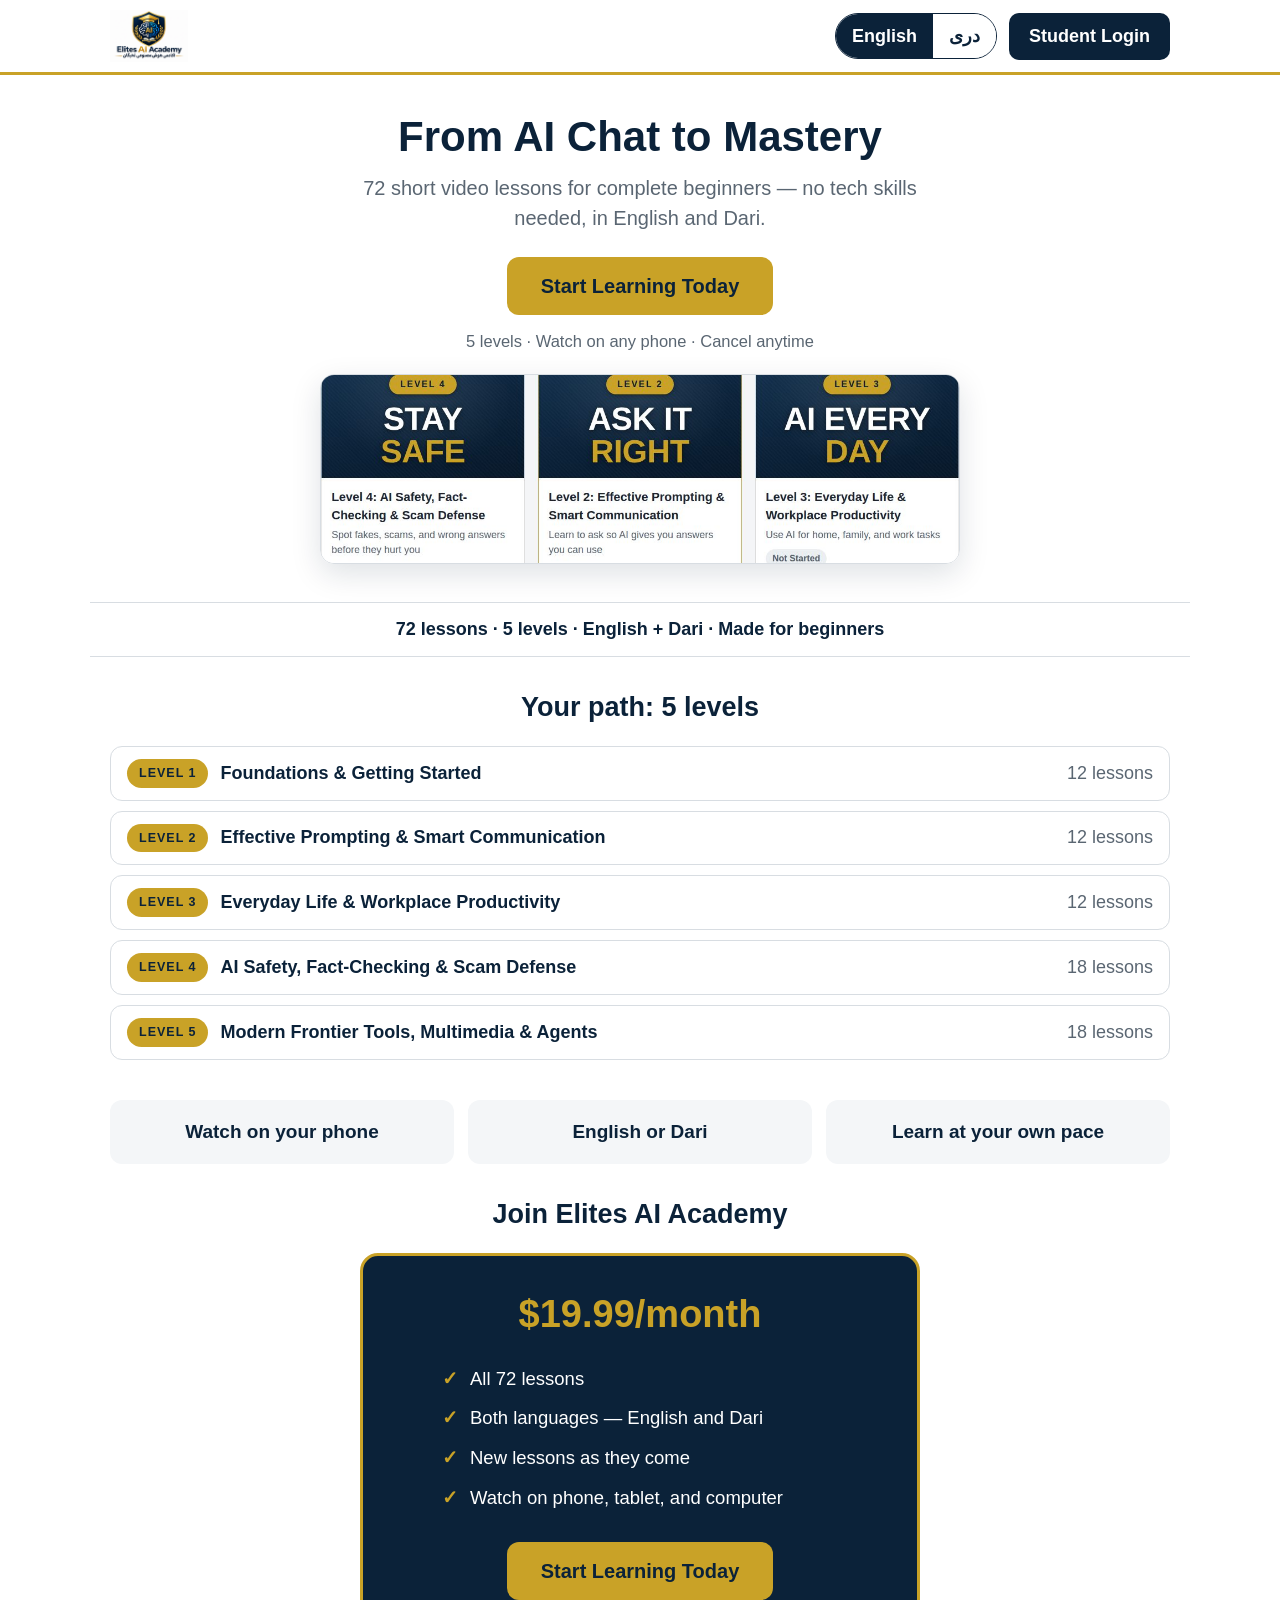
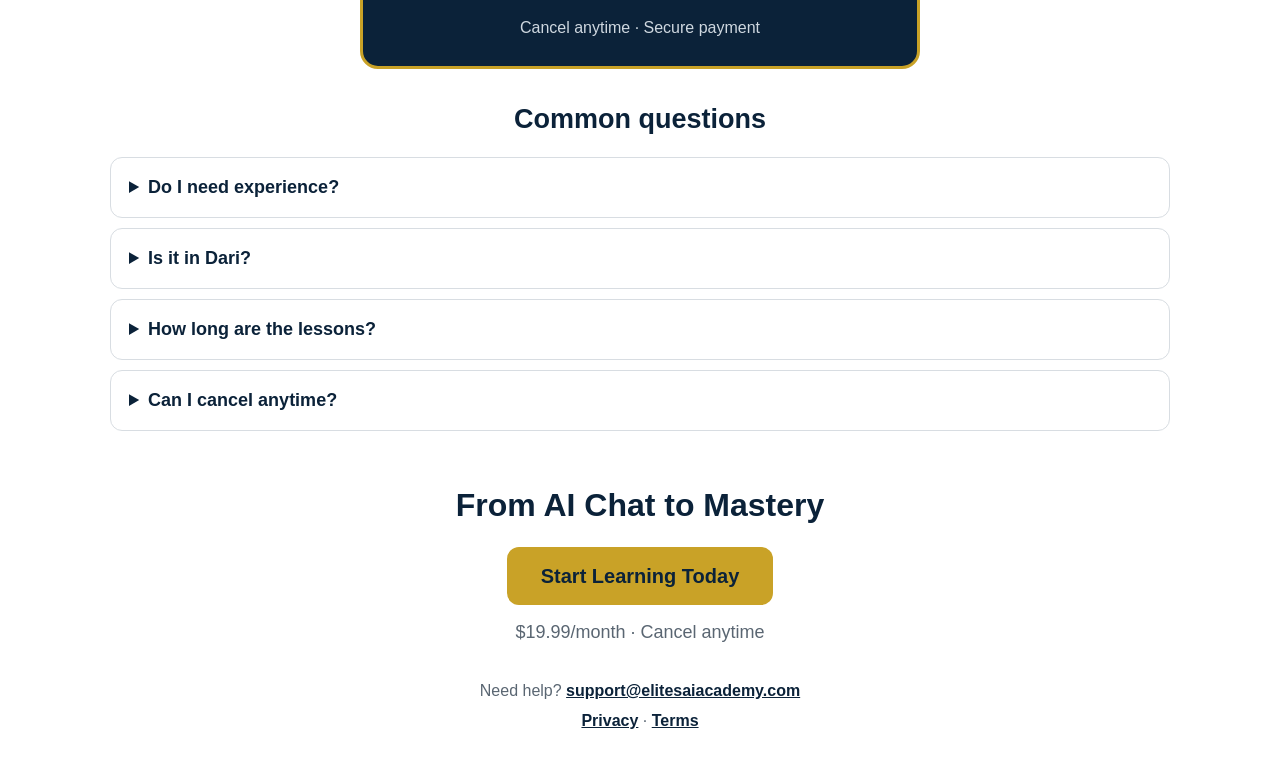
<file: index.html>
<!DOCTYPE html>
<html lang="en" dir="ltr">
<head>
<meta charset="UTF-8">
<meta name="viewport" content="width=device-width, initial-scale=1.0">
<title>Elites AI Academy — From AI Chat to Mastery</title>
<meta name="description" content="72 short AI video lessons for complete beginners, in English and Dari. No tech skills needed.">
<meta name="google-site-verification" content="xuZtJh15V84XVQjy4kDZuIVJ5vDdAfTWjJMN0yW7EU4" />
<link rel="icon" type="image/jpeg" href="assets/logo.jpg">
<link rel="stylesheet" href="landing.css?v=3">
</head>
<body>

<!-- ============ TOP BAR ============ -->
<header class="topbar">
  <div class="wrap topbar-in">
    <img class="topbar-logo" src="assets/logo.jpg" alt="Elites AI Academy">
    <div class="topbar-actions">
      <span class="lang-toggle" role="group" aria-label="Language">
        <button type="button" id="lang-en" class="active">English</button>
        <button type="button" id="lang-fa">دری</button>
      </span>
      <a class="btn-login" href="portal.html" data-i18n="login">Student Login</a>
    </div>
  </div>
</header>

<!-- ============ HERO ============ -->
<section class="hero">
  <div class="wrap">
    <h1 data-i18n="headline">From AI Chat to Mastery</h1>
    <p class="hero-sub" data-i18n="subhead">72 short video lessons for complete beginners — no tech skills needed, in English and Dari.</p>
    <a class="btn-gold hero-cta" href="#pricing" data-i18n="cta">Start Learning Today</a>
    <p class="hero-proof" data-i18n="heroProof">5 levels · Watch on any phone · Cancel anytime</p>
    <img class="hero-visual" id="hero-visual" src="assets/cards-preview.jpg" alt="Elites AI Academy course cards" width="1152" height="340">
  </div>
</section>

<!-- ============ PROOF STRIP ============ -->
<p class="proof-strip" data-i18n="proofStrip">72 lessons · 5 levels · English + Dari · Made for beginners</p>

<!-- ============ CURRICULUM PREVIEW ============ -->
<section class="wrap section">
  <h2 class="section-title" data-i18n="pathHeading">Your path: 5 levels</h2>
  <div class="path-row"><span class="path-pill" data-i18n="l1badge">Level 1</span><span class="path-name" data-i18n="l1title">Foundations &amp; Getting Started</span><span class="path-count" data-i18n="count12">12 lessons</span></div>
  <div class="path-row"><span class="path-pill" data-i18n="l2badge">Level 2</span><span class="path-name" data-i18n="l2title">Effective Prompting &amp; Smart Communication</span><span class="path-count" data-i18n="count12">12 lessons</span></div>
  <div class="path-row"><span class="path-pill" data-i18n="l3badge">Level 3</span><span class="path-name" data-i18n="l3title">Everyday Life &amp; Workplace Productivity</span><span class="path-count" data-i18n="count12">12 lessons</span></div>
  <div class="path-row"><span class="path-pill" data-i18n="l4badge">Level 4</span><span class="path-name" data-i18n="l4title">AI Safety, Fact-Checking &amp; Scam Defense</span><span class="path-count" data-i18n="count18">18 lessons</span></div>
  <div class="path-row"><span class="path-pill" data-i18n="l5badge">Level 5</span><span class="path-name" data-i18n="l5title">Modern Frontier Tools, Multimedia &amp; Agents</span><span class="path-count" data-i18n="count18">18 lessons</span></div>
</section>

<!-- ============ HOW IT WORKS ============ -->
<section class="wrap section">
  <div class="how-row">
    <p class="how-item" data-i18n="how1">Watch on your phone</p>
    <p class="how-item" data-i18n="how2">English or Dari</p>
    <p class="how-item" data-i18n="how3">Learn at your own pace</p>
  </div>
</section>

<!-- ============ PRICING ============ -->
<section class="wrap section" id="pricing">
  <h2 class="section-title" data-i18n="joinHeading">Join Elites AI Academy</h2>
  <div class="price-card">
    <p class="join-price" data-i18n="price">$19.99/month</p>
    <ul class="included">
      <li data-i18n="inc1">All 72 lessons</li>
      <li data-i18n="inc2">Both languages — English and Dari</li>
      <li data-i18n="inc3">New lessons as they come</li>
      <li data-i18n="inc4">Watch on phone, tablet, and computer</li>
    </ul>
    <a class="btn-gold" href="portal.html#signup" data-i18n="cta">Start Learning Today</a>
    <p class="secure-line" data-i18n="secureLine">Cancel anytime · Secure payment</p>
  </div>
</section>

<!-- ============ FAQ ============ -->
<section class="wrap section">
  <h2 class="section-title" data-i18n="faqHeading">Common questions</h2>
  <details class="faq">
    <summary data-i18n="q1">Do I need experience?</summary>
    <p data-i18n="a1">No — the course starts from zero.</p>
  </details>
  <details class="faq">
    <summary data-i18n="q2">Is it in Dari?</summary>
    <p data-i18n="a2">Yes — every lesson is in English and Dari.</p>
  </details>
  <details class="faq">
    <summary data-i18n="q3">How long are the lessons?</summary>
    <p data-i18n="a3">About 10 minutes each.</p>
  </details>
  <details class="faq">
    <summary data-i18n="q4">Can I cancel anytime?</summary>
    <p data-i18n="a4">Yes — cancel in a few taps, and you keep access until the end of the month.</p>
  </details>
</section>

<!-- ============ FINAL CTA ============ -->
<section class="final">
  <div class="wrap">
    <h2 data-i18n="headline">From AI Chat to Mastery</h2>
    <a class="btn-gold" href="portal.html#signup" data-i18n="cta">Start Learning Today</a>
    <p class="final-small" data-i18n="finalPrice">$19.99/month · Cancel anytime</p>
  </div>
</section>

<footer class="footer">
  <div class="wrap"><span data-i18n="help">Need help?</span> <a href="mailto:support@elitesaiacademy.com">support@elitesaiacademy.com</a><br>
  <a href="privacy.html" data-i18n="privacy">Privacy</a> · <a href="terms.html" data-i18n="terms">Terms</a></div>
</footer>

<!-- ============ STICKY CTA (phone only) ============ -->
<div class="sticky-cta" id="sticky-cta">
  <a class="btn-gold" href="#pricing" data-i18n="cta">Start Learning Today</a>
</div>

<script src="landing.js"></script>
</body>
</html>
</file>
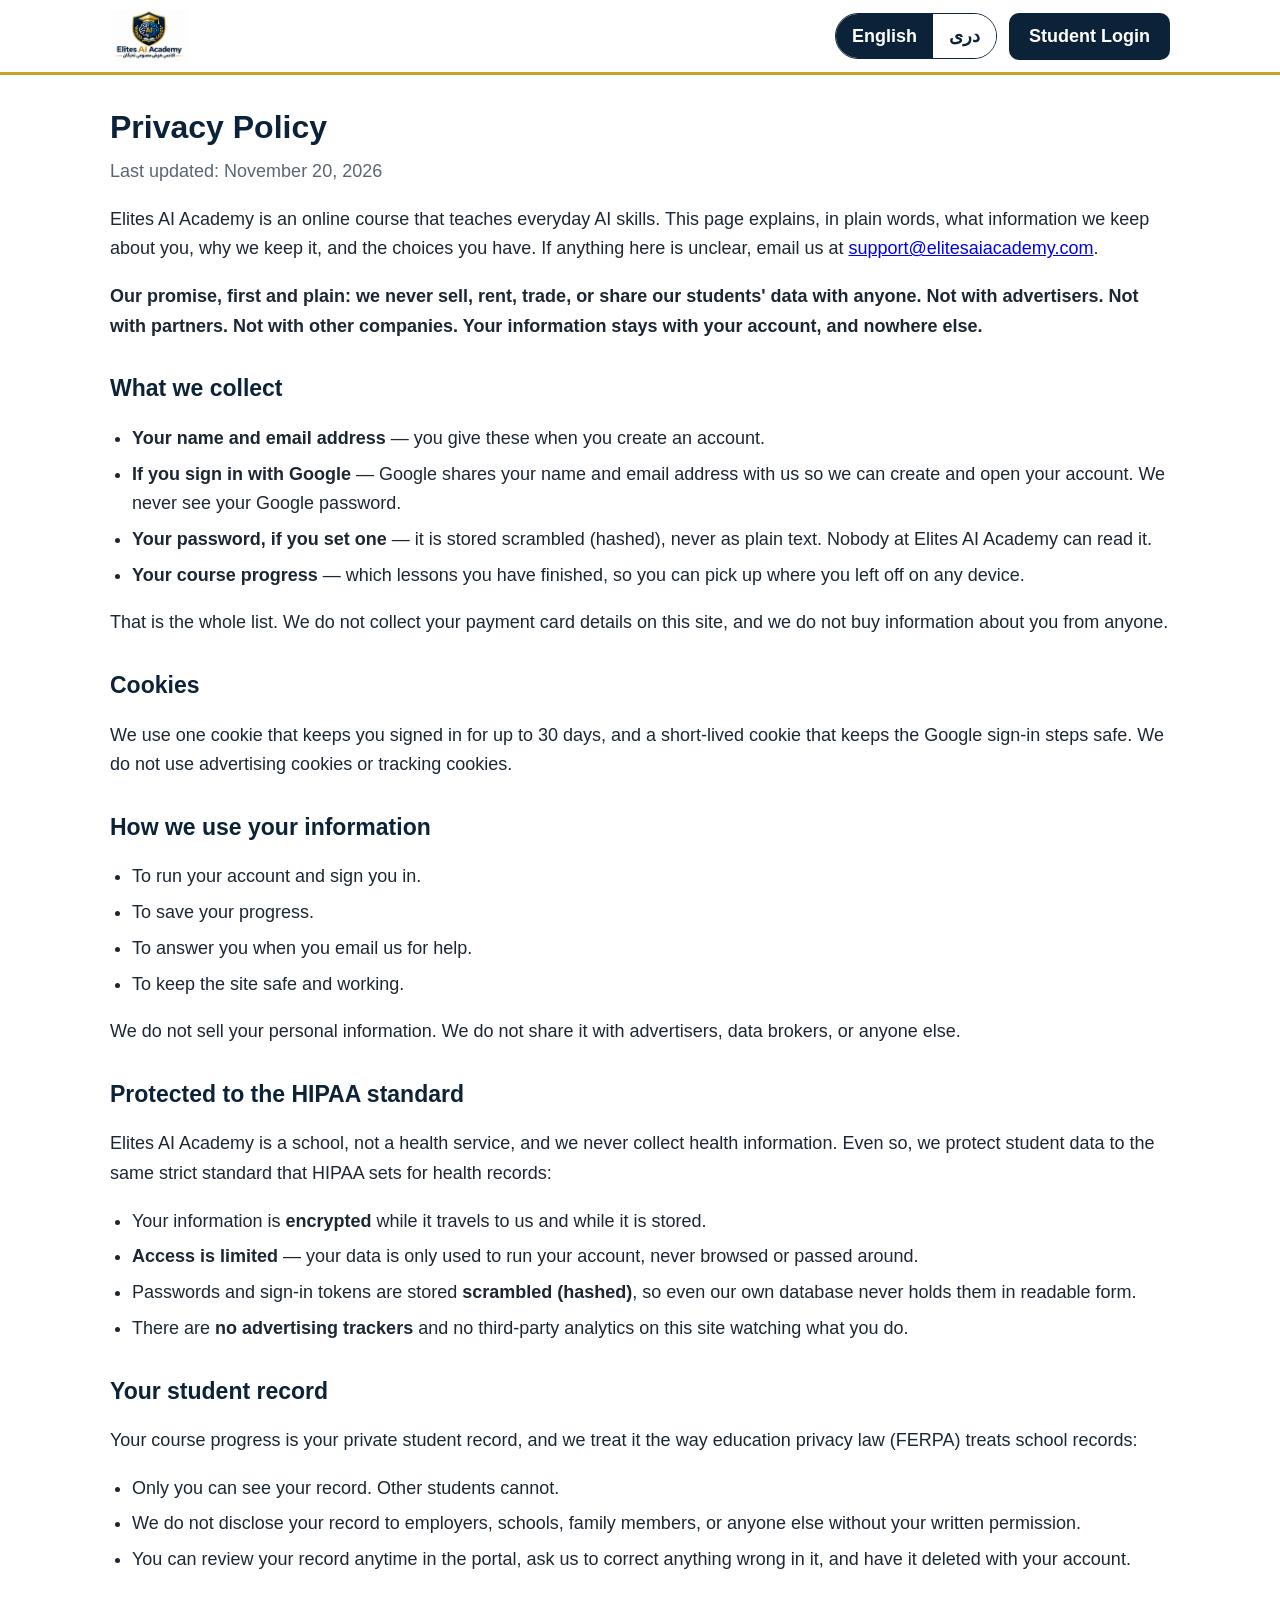
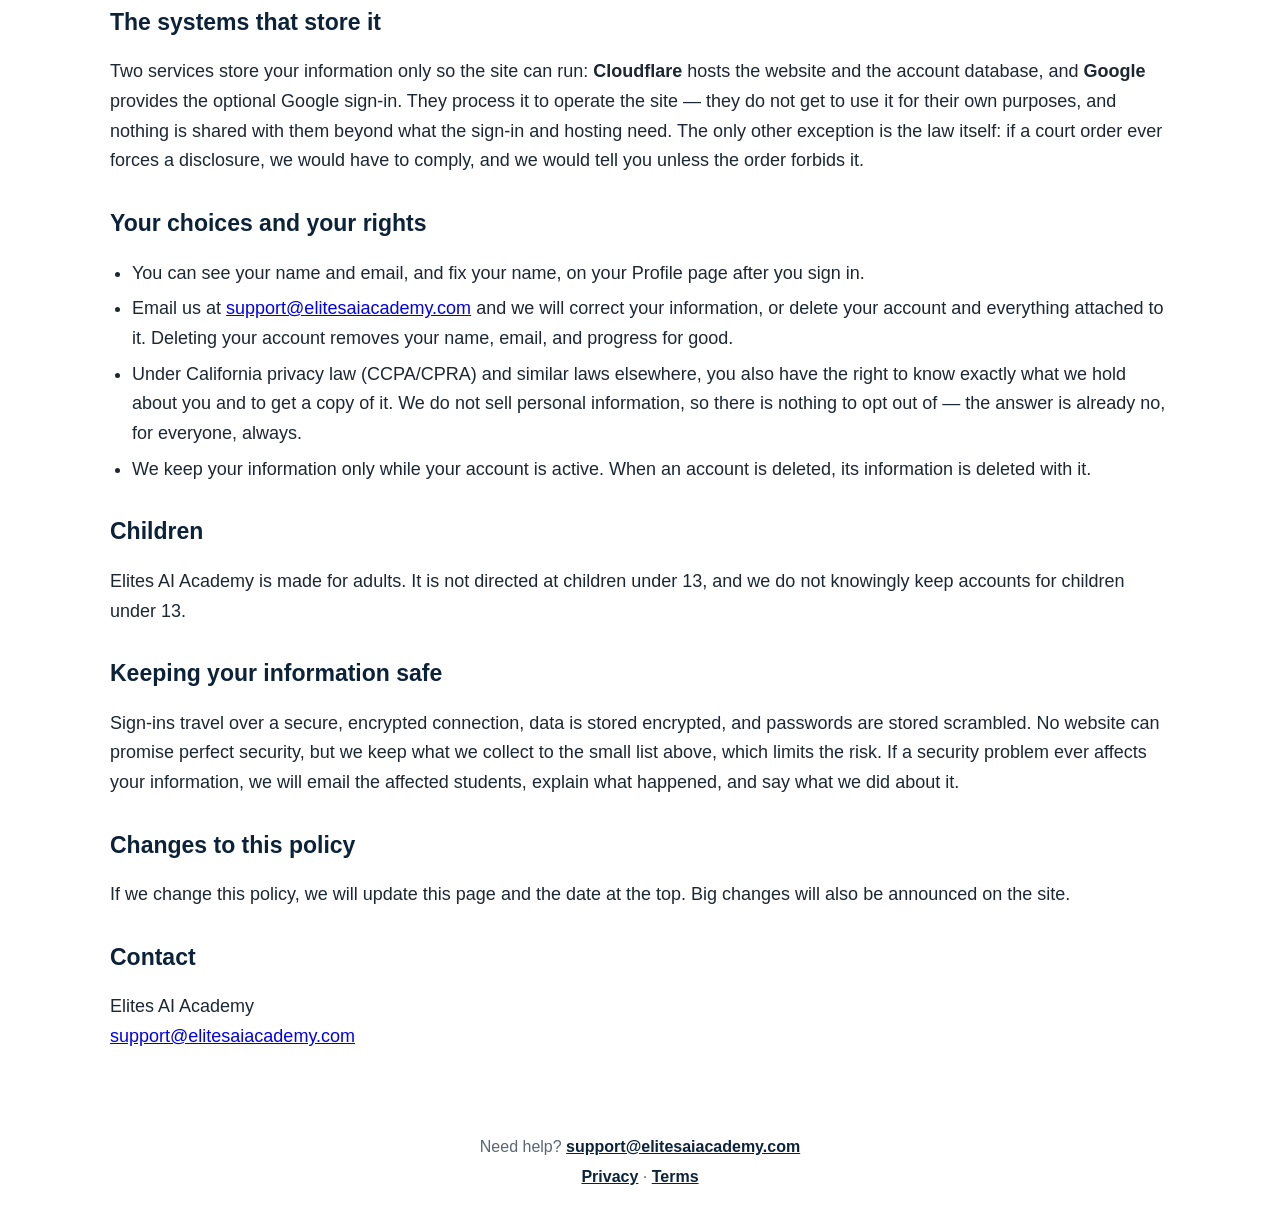
<file: privacy.html>
<!DOCTYPE html>
<html lang="en" dir="ltr">
<head>
<meta charset="UTF-8">
<meta name="viewport" content="width=device-width, initial-scale=1.0">
<title>Privacy Policy — Elites AI Academy</title>
<meta name="description" content="How Elites AI Academy handles your name, email, and course progress. Plain words, no surprises.">
<link rel="icon" type="image/jpeg" href="assets/logo.jpg">
<link rel="stylesheet" href="landing.css?v=3">
</head>
<body>

<header class="topbar">
  <div class="wrap topbar-in">
    <a href="index.html"><img class="topbar-logo" src="assets/logo.jpg" alt="Elites AI Academy"></a>
    <div class="topbar-actions">
      <span class="lang-toggle" role="group" aria-label="Language">
        <button type="button" id="lang-en" class="active">English</button>
        <button type="button" id="lang-fa">دری</button>
      </span>
      <a class="btn-login" href="portal.html" data-i18n="login">Student Login</a>
    </div>
  </div>
</header>

<main class="wrap legal">
  <h1 data-i18n="h1">Privacy Policy</h1>
  <p class="legal-updated" data-i18n="updated">Last updated: November 20, 2026</p>

  <p><span data-i18n="intro1">Elites AI Academy is an online course that teaches everyday AI skills. This page explains, in plain words, what information we keep about you, why we keep it, and the choices you have. If anything here is unclear, email us at</span> <a href="mailto:support@elitesaiacademy.com">support@elitesaiacademy.com</a><span data-i18n="dot">.</span></p>

  <p><strong data-i18n="promise">Our promise, first and plain: we never sell, rent, trade, or share our students' data with anyone. Not with advertisers. Not with partners. Not with other companies. Your information stays with your account, and nowhere else.</strong></p>

  <h2 data-i18n="collectH">What we collect</h2>
  <ul>
    <li><strong data-i18n="c1a">Your name and email address</strong><span data-i18n="c1b"> — you give these when you create an account.</span></li>
    <li><strong data-i18n="c2a">If you sign in with Google</strong><span data-i18n="c2b"> — Google shares your name and email address with us so we can create and open your account. We never see your Google password.</span></li>
    <li><strong data-i18n="c3a">Your password, if you set one</strong><span data-i18n="c3b"> — it is stored scrambled (hashed), never as plain text. Nobody at Elites AI Academy can read it.</span></li>
    <li><strong data-i18n="c4a">Your course progress</strong><span data-i18n="c4b"> — which lessons you have finished, so you can pick up where you left off on any device.</span></li>
  </ul>
  <p data-i18n="collectEnd">That is the whole list. We do not collect your payment card details on this site, and we do not buy information about you from anyone.</p>

  <h2 data-i18n="cookiesH">Cookies</h2>
  <p data-i18n="cookies">We use one cookie that keeps you signed in for up to 30 days, and a short-lived cookie that keeps the Google sign-in steps safe. We do not use advertising cookies or tracking cookies.</p>

  <h2 data-i18n="useH">How we use your information</h2>
  <ul>
    <li data-i18n="u1">To run your account and sign you in.</li>
    <li data-i18n="u2">To save your progress.</li>
    <li data-i18n="u3">To answer you when you email us for help.</li>
    <li data-i18n="u4">To keep the site safe and working.</li>
  </ul>
  <p data-i18n="useEnd">We do not sell your personal information. We do not share it with advertisers, data brokers, or anyone else.</p>

  <h2 data-i18n="hipaaH">Protected to the HIPAA standard</h2>
  <p data-i18n="hipaaIntro">Elites AI Academy is a school, not a health service, and we never collect health information. Even so, we protect student data to the same strict standard that HIPAA sets for health records:</p>
  <ul>
    <li><span data-i18n="hp1a">Your information is</span> <strong data-i18n="hp1b">encrypted</strong><span data-i18n="hp1c"> while it travels to us and while it is stored.</span></li>
    <li><strong data-i18n="hp2a">Access is limited</strong><span data-i18n="hp2b"> — your data is only used to run your account, never browsed or passed around.</span></li>
    <li><span data-i18n="hp3a">Passwords and sign-in tokens are stored</span> <strong data-i18n="hp3b">scrambled (hashed)</strong><span data-i18n="hp3c">, so even our own database never holds them in readable form.</span></li>
    <li><span data-i18n="hp4a">There are</span> <strong data-i18n="hp4b">no advertising trackers</strong><span data-i18n="hp4c"> and no third-party analytics on this site watching what you do.</span></li>
  </ul>

  <h2 data-i18n="recordH">Your student record</h2>
  <p data-i18n="recordIntro">Your course progress is your private student record, and we treat it the way education privacy law (FERPA) treats school records:</p>
  <ul>
    <li data-i18n="r1">Only you can see your record. Other students cannot.</li>
    <li data-i18n="r2">We do not disclose your record to employers, schools, family members, or anyone else without your written permission.</li>
    <li data-i18n="r3">You can review your record anytime in the portal, ask us to correct anything wrong in it, and have it deleted with your account.</li>
  </ul>

  <h2 data-i18n="systemsH">The systems that store it</h2>
  <p><span data-i18n="sys1">Two services store your information only so the site can run:</span> <strong>Cloudflare</strong><span data-i18n="sys2"> hosts the website and the account database, and</span> <strong>Google</strong><span data-i18n="sys3"> provides the optional Google sign-in. They process it to operate the site — they do not get to use it for their own purposes, and nothing is shared with them beyond what the sign-in and hosting need. The only other exception is the law itself: if a court order ever forces a disclosure, we would have to comply, and we would tell you unless the order forbids it.</span></p>

  <h2 data-i18n="rightsH">Your choices and your rights</h2>
  <ul>
    <li data-i18n="ri1">You can see your name and email, and fix your name, on your Profile page after you sign in.</li>
    <li><span data-i18n="ri2a">Email us at</span> <a href="mailto:support@elitesaiacademy.com">support@elitesaiacademy.com</a><span data-i18n="ri2b"> and we will correct your information, or delete your account and everything attached to it. Deleting your account removes your name, email, and progress for good.</span></li>
    <li data-i18n="ri3">Under California privacy law (CCPA/CPRA) and similar laws elsewhere, you also have the right to know exactly what we hold about you and to get a copy of it. We do not sell personal information, so there is nothing to opt out of — the answer is already no, for everyone, always.</li>
    <li data-i18n="ri4">We keep your information only while your account is active. When an account is deleted, its information is deleted with it.</li>
  </ul>

  <h2 data-i18n="childrenH">Children</h2>
  <p data-i18n="children">Elites AI Academy is made for adults. It is not directed at children under 13, and we do not knowingly keep accounts for children under 13.</p>

  <h2 data-i18n="safeH">Keeping your information safe</h2>
  <p data-i18n="safe">Sign-ins travel over a secure, encrypted connection, data is stored encrypted, and passwords are stored scrambled. No website can promise perfect security, but we keep what we collect to the small list above, which limits the risk. If a security problem ever affects your information, we will email the affected students, explain what happened, and say what we did about it.</p>

  <h2 data-i18n="changesH">Changes to this policy</h2>
  <p data-i18n="changes">If we change this policy, we will update this page and the date at the top. Big changes will also be announced on the site.</p>

  <h2 data-i18n="contactH">Contact</h2>
  <p><span data-i18n="contactName">Elites AI Academy</span><br>
  <a href="mailto:support@elitesaiacademy.com">support@elitesaiacademy.com</a></p>
</main>

<footer class="footer">
  <div class="wrap"><span data-i18n="help">Need help?</span> <a href="mailto:support@elitesaiacademy.com">support@elitesaiacademy.com</a><br>
  <a href="privacy.html" data-i18n="privacy">Privacy</a> · <a href="terms.html" data-i18n="terms">Terms</a></div>
</footer>

<script>
window.LEGAL_STRINGS = {
  en: {
    title: "Privacy Policy — Elites AI Academy",
    login: "Student Login",
    h1: "Privacy Policy",
    updated: "Last updated: November 20, 2026",
    intro1: "Elites AI Academy is an online course that teaches everyday AI skills. This page explains, in plain words, what information we keep about you, why we keep it, and the choices you have. If anything here is unclear, email us at",
    dot: ".",
    promise: "Our promise, first and plain: we never sell, rent, trade, or share our students' data with anyone. Not with advertisers. Not with partners. Not with other companies. Your information stays with your account, and nowhere else.",
    collectH: "What we collect",
    c1a: "Your name and email address",
    c1b: " — you give these when you create an account.",
    c2a: "If you sign in with Google",
    c2b: " — Google shares your name and email address with us so we can create and open your account. We never see your Google password.",
    c3a: "Your password, if you set one",
    c3b: " — it is stored scrambled (hashed), never as plain text. Nobody at Elites AI Academy can read it.",
    c4a: "Your course progress",
    c4b: " — which lessons you have finished, so you can pick up where you left off on any device.",
    collectEnd: "That is the whole list. We do not collect your payment card details on this site, and we do not buy information about you from anyone.",
    cookiesH: "Cookies",
    cookies: "We use one cookie that keeps you signed in for up to 30 days, and a short-lived cookie that keeps the Google sign-in steps safe. We do not use advertising cookies or tracking cookies.",
    useH: "How we use your information",
    u1: "To run your account and sign you in.",
    u2: "To save your progress.",
    u3: "To answer you when you email us for help.",
    u4: "To keep the site safe and working.",
    useEnd: "We do not sell your personal information. We do not share it with advertisers, data brokers, or anyone else.",
    hipaaH: "Protected to the HIPAA standard",
    hipaaIntro: "Elites AI Academy is a school, not a health service, and we never collect health information. Even so, we protect student data to the same strict standard that HIPAA sets for health records:",
    hp1a: "Your information is",
    hp1b: "encrypted",
    hp1c: " while it travels to us and while it is stored.",
    hp2a: "Access is limited",
    hp2b: " — your data is only used to run your account, never browsed or passed around.",
    hp3a: "Passwords and sign-in tokens are stored",
    hp3b: "scrambled (hashed)",
    hp3c: ", so even our own database never holds them in readable form.",
    hp4a: "There are",
    hp4b: "no advertising trackers",
    hp4c: " and no third-party analytics on this site watching what you do.",
    recordH: "Your student record",
    recordIntro: "Your course progress is your private student record, and we treat it the way education privacy law (FERPA) treats school records:",
    r1: "Only you can see your record. Other students cannot.",
    r2: "We do not disclose your record to employers, schools, family members, or anyone else without your written permission.",
    r3: "You can review your record anytime in the portal, ask us to correct anything wrong in it, and have it deleted with your account.",
    systemsH: "The systems that store it",
    sys1: "Two services store your information only so the site can run:",
    sys2: " hosts the website and the account database, and",
    sys3: " provides the optional Google sign-in. They process it to operate the site — they do not get to use it for their own purposes, and nothing is shared with them beyond what the sign-in and hosting need. The only other exception is the law itself: if a court order ever forces a disclosure, we would have to comply, and we would tell you unless the order forbids it.",
    rightsH: "Your choices and your rights",
    ri1: "You can see your name and email, and fix your name, on your Profile page after you sign in.",
    ri2a: "Email us at",
    ri2b: " and we will correct your information, or delete your account and everything attached to it. Deleting your account removes your name, email, and progress for good.",
    ri3: "Under California privacy law (CCPA/CPRA) and similar laws elsewhere, you also have the right to know exactly what we hold about you and to get a copy of it. We do not sell personal information, so there is nothing to opt out of — the answer is already no, for everyone, always.",
    ri4: "We keep your information only while your account is active. When an account is deleted, its information is deleted with it.",
    childrenH: "Children",
    children: "Elites AI Academy is made for adults. It is not directed at children under 13, and we do not knowingly keep accounts for children under 13.",
    safeH: "Keeping your information safe",
    safe: "Sign-ins travel over a secure, encrypted connection, data is stored encrypted, and passwords are stored scrambled. No website can promise perfect security, but we keep what we collect to the small list above, which limits the risk. If a security problem ever affects your information, we will email the affected students, explain what happened, and say what we did about it.",
    changesH: "Changes to this policy",
    changes: "If we change this policy, we will update this page and the date at the top. Big changes will also be announced on the site.",
    contactH: "Contact",
    contactName: "Elites AI Academy",
    help: "Need help?",
    privacy: "Privacy",
    terms: "Terms"
  },
  fa: {
    title: "پالیسی حریم خصوصی — اکادمی هوش مصنوعی نخبگان",
    login: "ورود شاگردان",
    h1: "پالیسی حریم خصوصی",
    updated: "آخرین به‌روزرسانی: ۲۰ نوامبر ۲۰۲۶",
    intro1: "اکادمی هوش مصنوعی نخبگان یک کورس آنلاین است که مهارت‌های روزمرهٔ هوش مصنوعی را آموزش می‌دهد. این صفحه با زبان ساده توضیح می‌دهد که چه معلوماتی از شما نگه می‌داریم، چرا نگه می‌داریم، و شما چه انتخاب‌هایی دارید. اگر چیزی واضح نبود، به ما ایمیل بفرستید:",
    dot: ".",
    promise: "وعدهٔ ما، اول و روشن: ما معلومات شاگردان خود را هرگز نمی‌فروشیم، کرایه نمی‌دهیم، معامله نمی‌کنیم و با هیچ‌کس شریک نمی‌سازیم. نه با تبلیغ‌کننده‌ها. نه با شریک‌ها. نه با شرکت‌های دیگر. معلومات شما نزد حساب خودتان می‌ماند و هیچ جای دیگر نمی‌رود.",
    collectH: "چه معلوماتی را جمع می‌کنیم",
    c1a: "نام و آدرس ایمیل شما",
    c1b: " — این‌ها را وقتی حساب می‌سازید، به ما می‌دهید.",
    c2a: "اگر با گوگل وارد شوید",
    c2b: " — گوگل نام و آدرس ایمیل شما را با ما شریک می‌سازد تا بتوانیم حساب شما را بسازیم و باز کنیم. ما رمز گوگل شما را هرگز نمی‌بینیم.",
    c3a: "رمز شما، اگر رمزی گذاشته باشید",
    c3b: " — رمز به صورت درهم‌ریخته (هش‌شده) ذخیره می‌شود، هرگز به صورت ساده و خوانا نه. هیچ‌کس در اکادمی نمی‌تواند آن را بخواند.",
    c4a: "پیشرفت شما در کورس",
    c4b: " — این‌که کدام درس‌ها را تمام کرده‌اید، تا در هر دستگاهی از همان‌جا ادامه دهید که مانده بودید.",
    collectEnd: "همین تمام فهرست است. ما معلومات کارت بانکی شما را در این سایت جمع نمی‌کنیم و معلومات شما را از هیچ‌کس نمی‌خریم.",
    cookiesH: "کوکی‌ها",
    cookies: "ما از یک کوکی استفاده می‌کنیم که شما را تا ۳۰ روز وارد نگه می‌دارد، و یک کوکی کوتاه‌مدت که مراحل ورود با گوگل را امن نگه می‌دارد. ما از کوکی‌های تبلیغاتی یا کوکی‌های ردیابی استفاده نمی‌کنیم.",
    useH: "معلومات شما را چطور استفاده می‌کنیم",
    u1: "برای فعال نگه‌داشتن حساب شما و وارد کردن‌تان.",
    u2: "برای ذخیره کردن پیشرفت شما.",
    u3: "برای پاسخ دادن به شما، وقتی برای کمک ایمیل می‌فرستید.",
    u4: "برای امن و فعال نگه‌داشتن سایت.",
    useEnd: "ما معلومات شخصی شما را نمی‌فروشیم. آن را با تبلیغ‌کننده‌ها، دلال‌های معلومات یا هیچ‌کس دیگر شریک نمی‌سازیم.",
    hipaaH: "محافظت به معیار HIPAA",
    hipaaIntro: "اکادمی هوش مصنوعی نخبگان یک مکتب است، نه یک خدمت صحی، و ما هرگز معلومات صحی جمع نمی‌کنیم. با این هم، معلومات شاگردان را به همان معیار سختی محافظت می‌کنیم که HIPAA برای سوابق صحی تعیین کرده است:",
    hp1a: "معلومات شما",
    hp1b: "رمزگذاری‌شده",
    hp1c: " است، هم وقتی به ما می‌رسد و هم وقتی ذخیره می‌شود.",
    hp2a: "دسترسی محدود است",
    hp2b: " — معلومات شما فقط برای فعال نگه‌داشتن حساب‌تان استفاده می‌شود، هرگز بی‌دلیل دیده نمی‌شود و به این‌طرف و آن‌طرف داده نمی‌شود.",
    hp3a: "رمزها و نشانه‌های ورود به صورت",
    hp3b: "درهم‌ریخته (هش‌شده)",
    hp3c: " ذخیره می‌شوند، پس حتی دیتابیس خود ما هم آن‌ها را به صورت خوانا ندارد.",
    hp4a: "در این سایت",
    hp4b: "هیچ ردیاب تبلیغاتی",
    hp4c: " و هیچ تحلیل‌گر بیرونی نیست که کارهای شما را زیر نظر بگیرد.",
    recordH: "سابقهٔ شاگردی شما",
    recordIntro: "پیشرفت شما در کورس، سابقهٔ خصوصی شاگردی شماست و ما با آن همان‌طور رفتار می‌کنیم که قانون حریم خصوصی تعلیم (FERPA) با سوابق مکتب رفتار می‌کند:",
    r1: "فقط خودتان می‌توانید سابقهٔ خود را ببینید. شاگردان دیگر نمی‌توانند.",
    r2: "ما سابقهٔ شما را بدون اجازهٔ کتبی خودتان به کارفرماها، مکتب‌ها، اعضای خانواده یا هیچ‌کس دیگر نمی‌دهیم.",
    r3: "می‌توانید هر وقت خواستید سابقهٔ خود را در پورتال ببینید، از ما بخواهید چیزی غلط را در آن اصلاح کنیم، و با حذف حساب‌تان آن را هم حذف کنید.",
    systemsH: "سیستم‌هایی که آن را نگه می‌دارند",
    sys1: "دو خدمت، معلومات شما را فقط برای این نگه می‌دارند که سایت کار کند:",
    sys2: " سایت و دیتابیس حساب‌ها را میزبانی می‌کند و",
    sys3: " ورود اختیاری با گوگل را فراهم می‌کند. آن‌ها معلومات را فقط برای چلاندن سایت پردازش می‌کنند — حق ندارند برای هدف‌های خودشان استفاده کنند و بیش از آنچه ورود و میزبانی نیاز دارد، چیزی با آن‌ها شریک ساخته نمی‌شود. تنها استثنای دیگر، خود قانون است: اگر حکم محکمه روزی ما را مجبور به افشا کند، باید اطاعت کنیم، و به شما خبر می‌دهیم، مگر این‌که حکم آن را منع کرده باشد.",
    rightsH: "انتخاب‌ها و حقوق شما",
    ri1: "بعد از ورود، در صفحهٔ پروفایل می‌توانید نام و ایمیل خود را ببینید و نام‌تان را اصلاح کنید.",
    ri2a: "به ما ایمیل بفرستید:",
    ri2b: " تا معلومات شما را اصلاح کنیم یا حساب‌تان و هرچه به آن وابسته است را حذف کنیم. حذف حساب، نام، ایمیل و پیشرفت شما را برای همیشه پاک می‌کند.",
    ri3: "بر اساس قانون حریم خصوصی کالیفرنیا (CCPA/CPRA) و قانون‌های مشابه در جاهای دیگر، شما حق دارید دقیقاً بدانید چه معلوماتی از شما داریم و یک کاپی آن را بگیرید. ما معلومات شخصی را نمی‌فروشیم، پس چیزی برای انصراف وجود ندارد — جواب از همین حالا نه است، برای همه، همیشه.",
    ri4: "ما معلومات شما را فقط تا وقتی نگه می‌داریم که حساب‌تان فعال باشد. وقتی حساب حذف شود، معلومات آن هم همراهش حذف می‌شود.",
    childrenH: "کودکان",
    children: "اکادمی هوش مصنوعی نخبگان برای بزرگسالان ساخته شده است. برای کودکان زیر ۱۳ سال نیست و ما آگاهانه برای کودکان زیر ۱۳ سال حساب نگه نمی‌داریم.",
    safeH: "امن نگه‌داشتن معلومات شما",
    safe: "ورودها از یک اتصال امن و رمزگذاری‌شده می‌گذرند، معلومات رمزگذاری‌شده ذخیره می‌شود و رمزها درهم‌ریخته نگه داشته می‌شوند. هیچ سایتی نمی‌تواند امنیت کامل را وعده دهد، اما ما آنچه جمع می‌کنیم را به همان فهرست کوچک بالا محدود نگه می‌داریم و این خطر را کم می‌کند. اگر مشکل امنیتی روزی معلومات شما را متأثر کند، به شاگردان متأثر ایمیل می‌فرستیم، توضیح می‌دهیم چه شد و چه کردیم.",
    changesH: "تغییرات این پالیسی",
    changes: "اگر این پالیسی را تغییر دهیم، این صفحه و تاریخ بالای آن را تازه می‌کنیم. تغییرات بزرگ در سایت هم اعلان می‌شود.",
    contactH: "تماس",
    contactName: "اکادمی هوش مصنوعی نخبگان",
    help: "کمک می‌خواهید؟",
    privacy: "حریم خصوصی",
    terms: "شرایط استفاده"
  }
};
</script>
<script src="legal.js"></script>
</body>
</html>
</file>
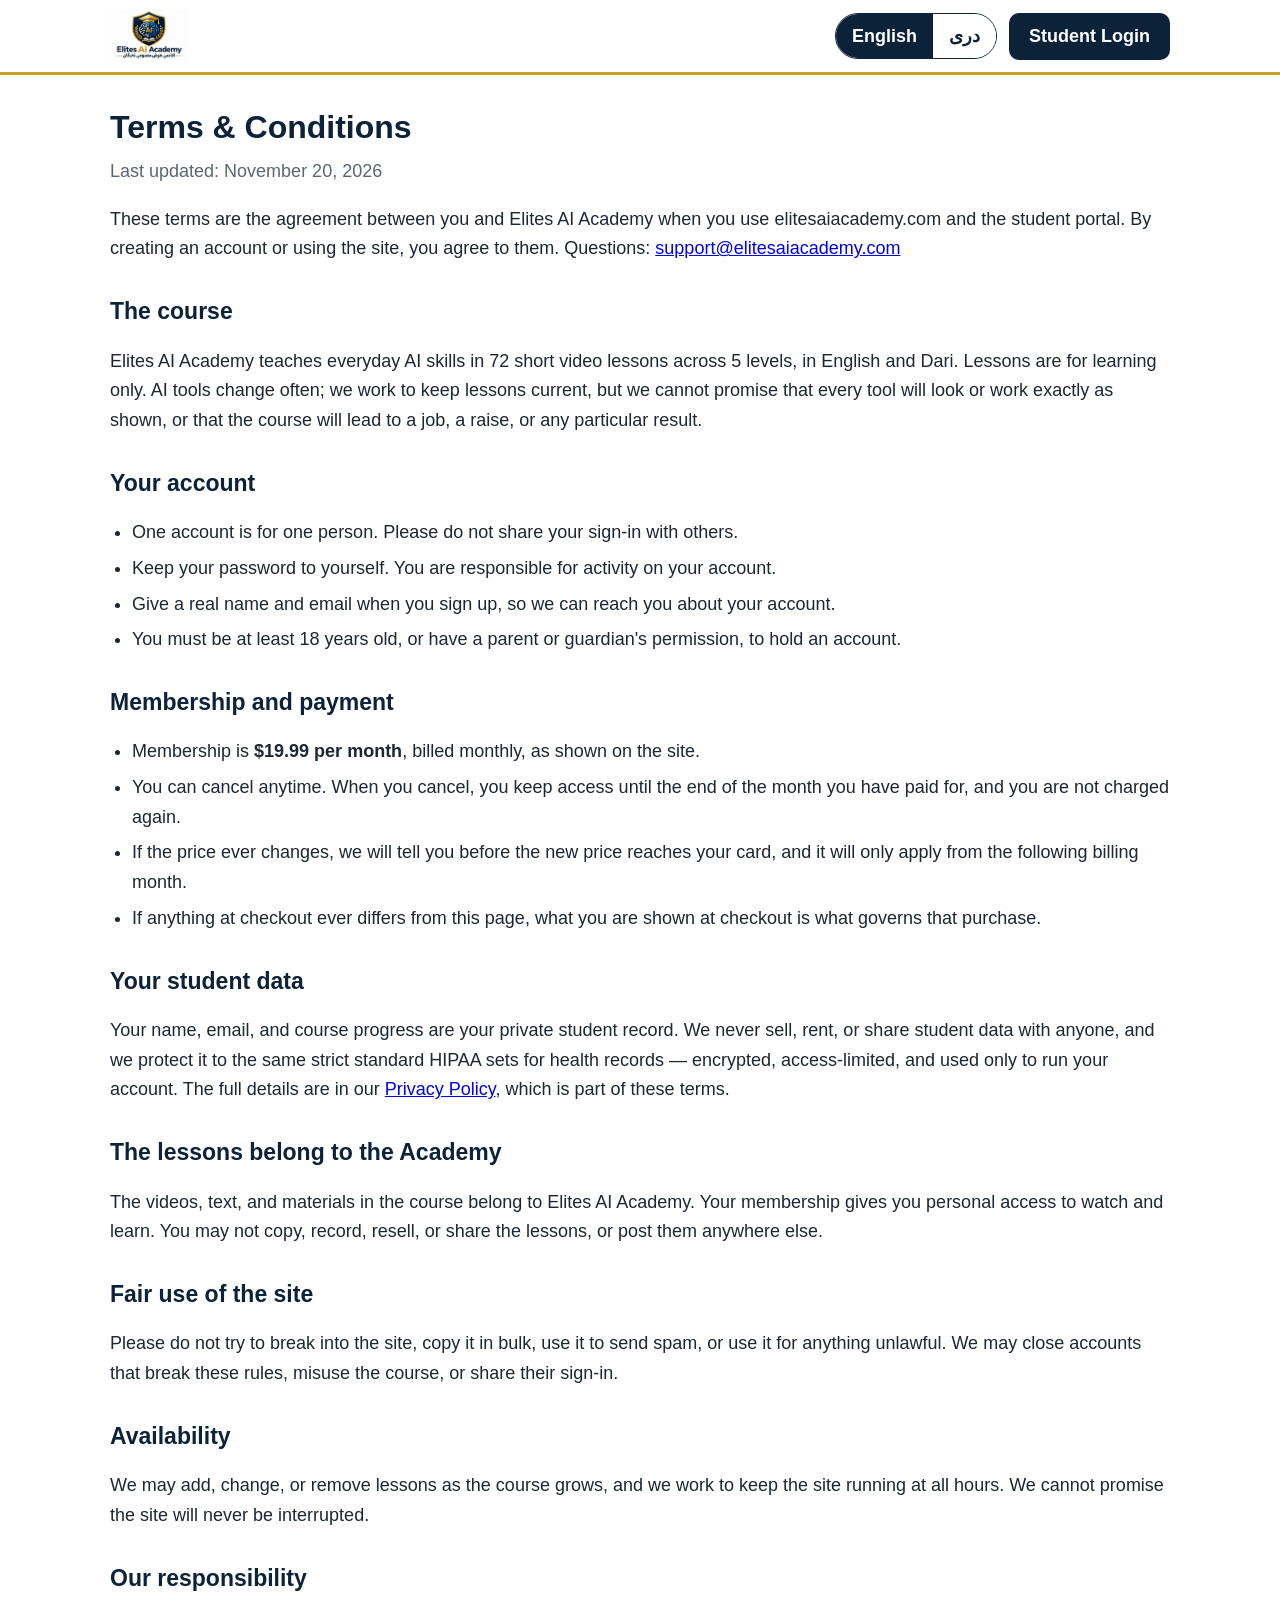
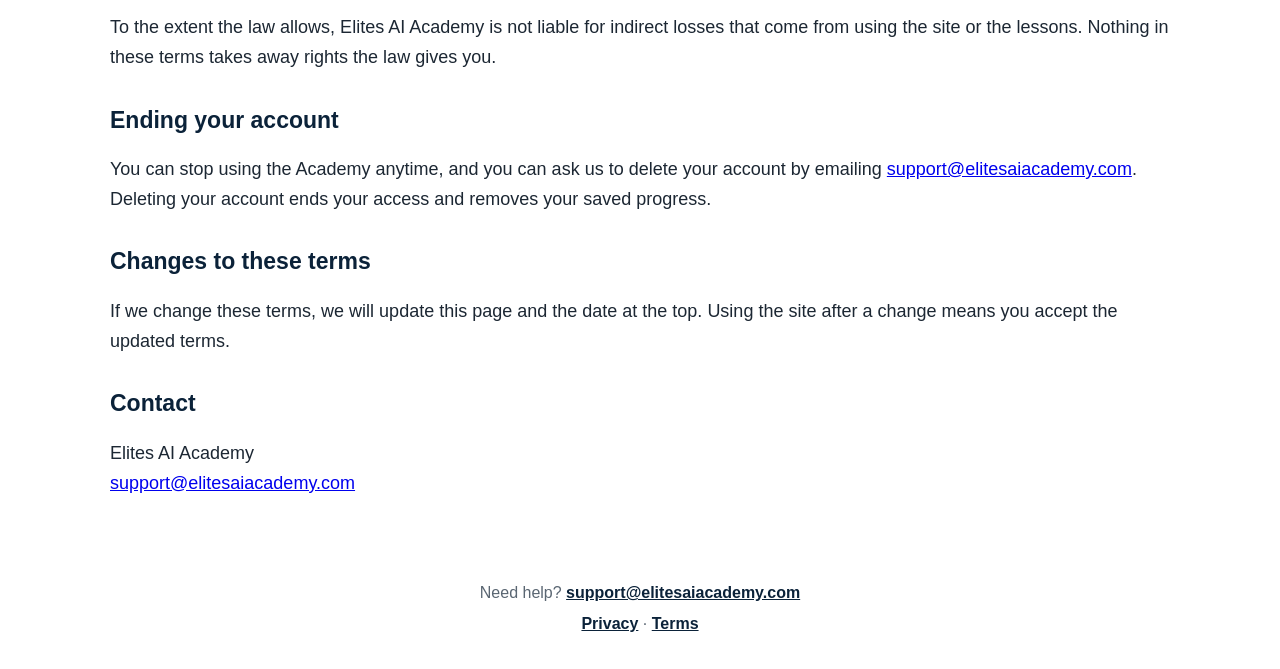
<file: terms.html>
<!DOCTYPE html>
<html lang="en" dir="ltr">
<head>
<meta charset="UTF-8">
<meta name="viewport" content="width=device-width, initial-scale=1.0">
<title>Terms &amp; Conditions — Elites AI Academy</title>
<meta name="description" content="The rules for using Elites AI Academy: accounts, membership, lessons, and cancellations, in plain words.">
<link rel="icon" type="image/jpeg" href="assets/logo.jpg">
<link rel="stylesheet" href="landing.css?v=3">
</head>
<body>

<header class="topbar">
  <div class="wrap topbar-in">
    <a href="index.html"><img class="topbar-logo" src="assets/logo.jpg" alt="Elites AI Academy"></a>
    <div class="topbar-actions">
      <span class="lang-toggle" role="group" aria-label="Language">
        <button type="button" id="lang-en" class="active">English</button>
        <button type="button" id="lang-fa">دری</button>
      </span>
      <a class="btn-login" href="portal.html" data-i18n="login">Student Login</a>
    </div>
  </div>
</header>

<main class="wrap legal">
  <h1 data-i18n="h1">Terms &amp; Conditions</h1>
  <p class="legal-updated" data-i18n="updated">Last updated: November 20, 2026</p>

  <p><span data-i18n="intro1">These terms are the agreement between you and Elites AI Academy when you use elitesaiacademy.com and the student portal. By creating an account or using the site, you agree to them. Questions:</span> <a href="mailto:support@elitesaiacademy.com">support@elitesaiacademy.com</a></p>

  <h2 data-i18n="courseH">The course</h2>
  <p data-i18n="course">Elites AI Academy teaches everyday AI skills in 72 short video lessons across 5 levels, in English and Dari. Lessons are for learning only. AI tools change often; we work to keep lessons current, but we cannot promise that every tool will look or work exactly as shown, or that the course will lead to a job, a raise, or any particular result.</p>

  <h2 data-i18n="accountH">Your account</h2>
  <ul>
    <li data-i18n="a1">One account is for one person. Please do not share your sign-in with others.</li>
    <li data-i18n="a2">Keep your password to yourself. You are responsible for activity on your account.</li>
    <li data-i18n="a3">Give a real name and email when you sign up, so we can reach you about your account.</li>
    <li data-i18n="a4">You must be at least 18 years old, or have a parent or guardian's permission, to hold an account.</li>
  </ul>

  <h2 data-i18n="payH">Membership and payment</h2>
  <ul>
    <li><span data-i18n="p1a">Membership is</span> <strong data-i18n="p1price">$19.99 per month</strong><span data-i18n="p1b">, billed monthly, as shown on the site.</span></li>
    <li data-i18n="p2">You can cancel anytime. When you cancel, you keep access until the end of the month you have paid for, and you are not charged again.</li>
    <li data-i18n="p3">If the price ever changes, we will tell you before the new price reaches your card, and it will only apply from the following billing month.</li>
    <li data-i18n="p4">If anything at checkout ever differs from this page, what you are shown at checkout is what governs that purchase.</li>
  </ul>

  <h2 data-i18n="dataH">Your student data</h2>
  <p><span data-i18n="d1">Your name, email, and course progress are your private student record. We never sell, rent, or share student data with anyone, and we protect it to the same strict standard HIPAA sets for health records — encrypted, access-limited, and used only to run your account. The full details are in our</span> <a href="privacy.html" data-i18n="dataLink">Privacy Policy</a><span data-i18n="d2">, which is part of these terms.</span></p>

  <h2 data-i18n="lessonsH">The lessons belong to the Academy</h2>
  <p data-i18n="lessons">The videos, text, and materials in the course belong to Elites AI Academy. Your membership gives you personal access to watch and learn. You may not copy, record, resell, or share the lessons, or post them anywhere else.</p>

  <h2 data-i18n="fairH">Fair use of the site</h2>
  <p data-i18n="fair">Please do not try to break into the site, copy it in bulk, use it to send spam, or use it for anything unlawful. We may close accounts that break these rules, misuse the course, or share their sign-in.</p>

  <h2 data-i18n="availH">Availability</h2>
  <p data-i18n="avail">We may add, change, or remove lessons as the course grows, and we work to keep the site running at all hours. We cannot promise the site will never be interrupted.</p>

  <h2 data-i18n="liabH">Our responsibility</h2>
  <p data-i18n="liab">To the extent the law allows, Elites AI Academy is not liable for indirect losses that come from using the site or the lessons. Nothing in these terms takes away rights the law gives you.</p>

  <h2 data-i18n="endingH">Ending your account</h2>
  <p><span data-i18n="e1">You can stop using the Academy anytime, and you can ask us to delete your account by emailing</span> <a href="mailto:support@elitesaiacademy.com">support@elitesaiacademy.com</a><span data-i18n="e2">. Deleting your account ends your access and removes your saved progress.</span></p>

  <h2 data-i18n="changesH">Changes to these terms</h2>
  <p data-i18n="changes">If we change these terms, we will update this page and the date at the top. Using the site after a change means you accept the updated terms.</p>

  <h2 data-i18n="contactH">Contact</h2>
  <p><span data-i18n="contactName">Elites AI Academy</span><br>
  <a href="mailto:support@elitesaiacademy.com">support@elitesaiacademy.com</a></p>
</main>

<footer class="footer">
  <div class="wrap"><span data-i18n="help">Need help?</span> <a href="mailto:support@elitesaiacademy.com">support@elitesaiacademy.com</a><br>
  <a href="privacy.html" data-i18n="privacy">Privacy</a> · <a href="terms.html" data-i18n="terms">Terms</a></div>
</footer>

<script>
window.LEGAL_STRINGS = {
  en: {
    title: "Terms & Conditions — Elites AI Academy",
    login: "Student Login",
    h1: "Terms & Conditions",
    updated: "Last updated: November 20, 2026",
    intro1: "These terms are the agreement between you and Elites AI Academy when you use elitesaiacademy.com and the student portal. By creating an account or using the site, you agree to them. Questions:",
    courseH: "The course",
    course: "Elites AI Academy teaches everyday AI skills in 72 short video lessons across 5 levels, in English and Dari. Lessons are for learning only. AI tools change often; we work to keep lessons current, but we cannot promise that every tool will look or work exactly as shown, or that the course will lead to a job, a raise, or any particular result.",
    accountH: "Your account",
    a1: "One account is for one person. Please do not share your sign-in with others.",
    a2: "Keep your password to yourself. You are responsible for activity on your account.",
    a3: "Give a real name and email when you sign up, so we can reach you about your account.",
    a4: "You must be at least 18 years old, or have a parent or guardian's permission, to hold an account.",
    payH: "Membership and payment",
    p1a: "Membership is",
    p1price: "$19.99 per month",
    p1b: ", billed monthly, as shown on the site.",
    p2: "You can cancel anytime. When you cancel, you keep access until the end of the month you have paid for, and you are not charged again.",
    p3: "If the price ever changes, we will tell you before the new price reaches your card, and it will only apply from the following billing month.",
    p4: "If anything at checkout ever differs from this page, what you are shown at checkout is what governs that purchase.",
    dataH: "Your student data",
    d1: "Your name, email, and course progress are your private student record. We never sell, rent, or share student data with anyone, and we protect it to the same strict standard HIPAA sets for health records — encrypted, access-limited, and used only to run your account. The full details are in our",
    dataLink: "Privacy Policy",
    d2: ", which is part of these terms.",
    lessonsH: "The lessons belong to the Academy",
    lessons: "The videos, text, and materials in the course belong to Elites AI Academy. Your membership gives you personal access to watch and learn. You may not copy, record, resell, or share the lessons, or post them anywhere else.",
    fairH: "Fair use of the site",
    fair: "Please do not try to break into the site, copy it in bulk, use it to send spam, or use it for anything unlawful. We may close accounts that break these rules, misuse the course, or share their sign-in.",
    availH: "Availability",
    avail: "We may add, change, or remove lessons as the course grows, and we work to keep the site running at all hours. We cannot promise the site will never be interrupted.",
    liabH: "Our responsibility",
    liab: "To the extent the law allows, Elites AI Academy is not liable for indirect losses that come from using the site or the lessons. Nothing in these terms takes away rights the law gives you.",
    endingH: "Ending your account",
    e1: "You can stop using the Academy anytime, and you can ask us to delete your account by emailing",
    e2: ". Deleting your account ends your access and removes your saved progress.",
    changesH: "Changes to these terms",
    changes: "If we change these terms, we will update this page and the date at the top. Using the site after a change means you accept the updated terms.",
    contactH: "Contact",
    contactName: "Elites AI Academy",
    help: "Need help?",
    privacy: "Privacy",
    terms: "Terms"
  },
  fa: {
    title: "شرایط استفاده — اکادمی هوش مصنوعی نخبگان",
    login: "ورود شاگردان",
    h1: "شرایط استفاده",
    updated: "آخرین به‌روزرسانی: ۲۰ نوامبر ۲۰۲۶",
    intro1: "این شرایط، توافق میان شما و اکادمی هوش مصنوعی نخبگان است وقتی از elitesaiacademy.com و پورتال شاگردان استفاده می‌کنید. با ساختن حساب یا استفاده از سایت، شما این شرایط را می‌پذیرید. سوال دارید؟",
    courseH: "کورس",
    course: "اکادمی هوش مصنوعی نخبگان مهارت‌های روزمرهٔ هوش مصنوعی را در ۷۲ درس ویدیویی کوتاه در ۵ سطح، به انگلیسی و دری، آموزش می‌دهد. درس‌ها فقط برای یادگیری‌اند. ابزارهای هوش مصنوعی زود تغییر می‌کنند؛ ما کوشش می‌کنیم درس‌ها را تازه نگه داریم، اما وعده داده نمی‌توانیم که هر ابزار دقیقاً همان‌طور دیده یا کار کند که نشان داده شده، یا این کورس به کار، افزایش معاش یا کدام نتیجهٔ خاصی برسد.",
    accountH: "حساب شما",
    a1: "یک حساب برای یک نفر است. لطفاً معلومات ورود خود را با دیگران شریک نسازید.",
    a2: "رمز خود را نزد خودتان نگه دارید. شما مسئول فعالیت‌هایی هستید که در حساب‌تان می‌شود.",
    a3: "وقتی ثبت‌نام می‌کنید، نام و ایمیل واقعی بدهید تا بتوانیم دربارهٔ حساب‌تان با شما تماس بگیریم.",
    a4: "برای داشتن حساب باید حداقل ۱۸ ساله باشید، یا اجازهٔ والدین یا سرپرست را داشته باشید.",
    payH: "عضویت و پرداخت",
    p1a: "عضویت",
    p1price: "19.99 دالر در ماه",
    p1b: " است، ماهانه گرفته می‌شود، همان‌طور که در سایت نشان داده شده است.",
    p2: "هر وقت خواستید لغو می‌توانید. وقتی لغو کنید، تا پایان ماهی که پولش را داده‌اید دسترسی‌تان می‌ماند و دیگر از شما پول گرفته نمی‌شود.",
    p3: "اگر قیمت روزی تغییر کند، پیش از آن‌که قیمت جدید به کارت شما برسد، به شما خبر می‌دهیم و قیمت جدید فقط از ماه بعدی حساب می‌شود.",
    p4: "اگر چیزی هنگام پرداخت با این صفحه فرق داشته باشد، آنچه هنگام پرداخت به شما نشان داده می‌شود، همان برای آن خرید معتبر است.",
    dataH: "معلومات شاگردی شما",
    d1: "نام، ایمیل و پیشرفت شما در کورس، سابقهٔ خصوصی شاگردی شماست. ما معلومات شاگردان را هرگز نمی‌فروشیم، کرایه نمی‌دهیم و با هیچ‌کس شریک نمی‌سازیم، و آن را به همان معیار سخت HIPAA برای سوابق صحی محافظت می‌کنیم — رمزگذاری‌شده، با دسترسی محدود، و فقط برای فعال نگه‌داشتن حساب شما. جزئیات کامل در",
    dataLink: "پالیسی حریم خصوصی",
    d2: " ماست که بخشی از همین شرایط است.",
    lessonsH: "درس‌ها از اکادمی‌اند",
    lessons: "ویدیوها، متن‌ها و مواد این کورس از اکادمی هوش مصنوعی نخبگان‌اند. عضویت شما به شما دسترسی شخصی می‌دهد تا ببینید و یاد بگیرید. شما نمی‌توانید درس‌ها را کاپی، ثبت، دوباره‌فروشی یا شریک کنید، یا آن‌ها را در جای دیگری بگذارید.",
    fairH: "استفادهٔ درست از سایت",
    fair: "لطفاً کوشش نکنید به سایت نفوذ کنید، آن را به صورت کلی کاپی کنید، برای فرستادن سپم استفاده کنید، یا برای کدام کار غیرقانونی به کار ببرید. ما می‌توانیم حساب‌هایی را ببندیم که این قاعده‌ها را بشکنند، از کورس سوءاستفاده کنند، یا معلومات ورود خود را شریک سازند.",
    availH: "دسترسی به سایت",
    avail: "با رشد کورس، می‌توانیم درس‌ها را اضافه، تغییر یا حذف کنیم و کوشش می‌کنیم سایت همیشه فعال باشد. وعده داده نمی‌توانیم که سایت هرگز قطع نشود.",
    liabH: "مسئولیت ما",
    liab: "تا جایی که قانون اجازه می‌دهد، اکادمی هوش مصنوعی نخبگان مسئول زیان‌های غیرمستقیمی نیست که از استفادهٔ سایت یا درس‌ها پیش آید. هیچ چیزی در این شرایط، حقوقی را که قانون به شما داده است، از شما نمی‌گیرد.",
    endingH: "پایان دادن به حساب شما",
    e1: "می‌توانید هر وقت خواستید استفاده از اکادمی را بس کنید و می‌توانید با ایمیل فرستادن به",
    e2: " از ما بخواهید حساب‌تان را حذف کنیم. حذف حساب، دسترسی شما را پایان می‌دهد و پیشرفت ذخیره‌شدهٔ شما را پاک می‌کند.",
    changesH: "تغییرات این شرایط",
    changes: "اگر این شرایط را تغییر دهیم، این صفحه و تاریخ بالای آن را تازه می‌کنیم. استفاده از سایت بعد از تغییر، به این معناست که شرایط تازه را پذیرفته‌اید.",
    contactH: "تماس",
    contactName: "اکادمی هوش مصنوعی نخبگان",
    help: "کمک می‌خواهید؟",
    privacy: "حریم خصوصی",
    terms: "شرایط استفاده"
  }
};
</script>
<script src="legal.js"></script>
</body>
</html>
</file>
<file: landing.css>
/* Elites AI Academy — public landing page.
   Same brand as the portal: deep navy + gold, big readable type. */

:root {
  --navy: #0b2239;
  --navy-dark: #071829;
  --gold: #c9a227;
  --gold-dark: #a9871d;
  --ink: #1c2733;
  --gray-text: #5a6672;
  --line: #d8dde2;
}

* { box-sizing: border-box; }

html, body { margin: 0; padding: 0; }

html { scroll-behavior: smooth; }

body {
  font-family: -apple-system, BlinkMacSystemFont, "Segoe UI", Roboto, Arial, sans-serif;
  font-size: 18px;
  line-height: 1.5;
  color: var(--ink);
  background: #fff;
}

/* Dari text reads better with more breathing room */
html[lang="fa"] body { line-height: 1.9; }

button, a { font: inherit; }
img { max-width: 100%; }

.wrap {
  max-width: 1100px;
  margin: 0 auto;
  padding: 0 20px;
}

.section { padding-top: 30px; }

.section-title {
  font-size: 27px;
  color: var(--navy);
  text-align: center;
  margin: 0 0 18px;
}

/* ---------- Top bar ---------- */

.topbar {
  border-bottom: 3px solid var(--gold);
  background: #fff;
}

.topbar-in {
  display: flex;
  align-items: center;
  gap: 14px;
  padding-top: 10px;
  padding-bottom: 10px;
}

.topbar-logo { height: 52px; width: auto; display: block; }

.topbar-actions {
  margin-inline-start: auto;
  display: flex;
  align-items: center;
  gap: 12px;
  flex-wrap: wrap;
}

.lang-toggle {
  display: inline-flex;
  border: 1.5px solid var(--navy);
  border-radius: 999px;
  overflow: hidden;
}

.lang-toggle button {
  border: 0;
  background: #fff;
  color: var(--navy);
  padding: 8px 16px;
  min-height: 44px;
  cursor: pointer;
  font-weight: 600;
}

.lang-toggle button.active { background: var(--navy); color: #fff; }

.btn-login {
  display: inline-block;
  background: var(--navy);
  color: #fff;
  text-decoration: none;
  font-weight: 700;
  padding: 10px 20px;
  min-height: 44px;
  border-radius: 10px;
}

.btn-login:hover { background: var(--navy-dark); }

/* ---------- Buttons ---------- */

.btn-gold {
  display: inline-block;
  background: var(--gold);
  color: var(--navy);
  text-decoration: none;
  font-weight: 800;
  font-size: 20px;
  padding: 14px 34px;
  min-height: 52px;
  border-radius: 12px;
  text-align: center;
}

.btn-gold:hover { background: var(--gold-dark); color: #fff; }

/* ---------- Hero ---------- */

.hero {
  text-align: center;
  padding: 38px 0 8px;
}

.hero h1 {
  font-size: 42px;
  line-height: 1.15;
  color: var(--navy);
  margin: 0 0 12px;
}

.hero-sub {
  font-size: 20px;
  color: var(--gray-text);
  margin: 0 auto 24px;
  max-width: 620px;
}

.hero-proof {
  color: var(--gray-text);
  font-size: 16.5px;
  margin: 14px 0 20px;
}

.hero-visual {
  display: block;
  width: 100%;
  max-width: 640px;
  height: auto;
  margin: 0 auto;
  border: 1.5px solid var(--line);
  border-radius: 14px;
  box-shadow: 0 10px 30px rgba(11, 34, 57, 0.13);
}

/* ---------- Proof strip ---------- */

.proof-strip {
  text-align: center;
  font-weight: 700;
  color: var(--navy);
  border-top: 1.5px solid var(--line);
  border-bottom: 1.5px solid var(--line);
  padding: 13px 16px;
  margin: 30px auto 0;
  max-width: 1100px;
}

/* ---------- Curriculum rows ---------- */

.path-row {
  display: flex;
  align-items: center;
  gap: 12px;
  border: 1.5px solid var(--line);
  border-radius: 12px;
  padding: 12px 16px;
  margin-bottom: 10px;
}

.path-pill {
  background: var(--gold);
  color: var(--navy);
  font-size: 12.5px;
  font-weight: 800;
  letter-spacing: 1px;
  text-transform: uppercase;
  padding: 5px 12px;
  border-radius: 999px;
  white-space: nowrap;
}

.path-name { flex: 1; font-weight: 700; color: var(--navy); }

.path-count { color: var(--gray-text); white-space: nowrap; }

/* ---------- How it works ---------- */

.how-row {
  display: grid;
  grid-template-columns: repeat(3, 1fr);
  gap: 14px;
  text-align: center;
}

.how-item {
  margin: 0;
  background: #f4f6f8;
  border-radius: 12px;
  padding: 18px 12px;
  font-weight: 700;
  color: var(--navy);
  font-size: 19px;
}

/* ---------- Pricing ---------- */

.price-card {
  background: var(--navy);
  border: 3px solid var(--gold);
  border-radius: 18px;
  color: #fff;
  text-align: center;
  padding: 30px 24px 26px;
  max-width: 560px;
  margin: 0 auto;
}

.join-price {
  font-size: 38px;
  font-weight: 900;
  color: var(--gold);
  margin: 0 0 16px;
}

.included {
  list-style: none;
  margin: 0 auto 24px;
  padding: 0;
  max-width: 400px;
  text-align: start;
}

.included li {
  padding: 6px 0 6px 0;
  padding-inline-start: 30px;
  position: relative;
  font-size: 18.5px;
}

.included li::before {
  content: "✓";
  position: absolute;
  inset-inline-start: 2px;
  color: var(--gold);
  font-weight: 900;
}

.secure-line { color: #cfd8e0; margin: 16px 0 0; font-size: 16px; }

/* ---------- FAQ ---------- */

.faq {
  border: 1.5px solid var(--line);
  border-radius: 12px;
  padding: 6px 18px;
  margin-bottom: 10px;
}

.faq summary {
  font-weight: 700;
  color: var(--navy);
  cursor: pointer;
  padding: 10px 0;
  min-height: 44px;
}

.faq p { margin: 0 0 14px; color: var(--ink); }

/* ---------- Final CTA ---------- */

.final {
  text-align: center;
  padding: 40px 0 8px;
}

.final h2 {
  font-size: 32px;
  color: var(--navy);
  margin: 0 0 18px;
}

.final-small { color: var(--gray-text); margin: 14px 0 0; }

/* ---------- Footer ---------- */

.footer {
  text-align: center;
  padding: 22px 0 30px;
  color: var(--gray-text);
  font-size: 16px;
  line-height: 1.9;
}

.footer a { color: var(--navy); font-weight: 600; }

/* ---------- Sticky CTA (phone only) ---------- */

.sticky-cta { display: none; }

@media (max-width: 640px) {
  body { padding-bottom: 78px; }

  .sticky-cta {
    display: block;
    position: fixed;
    left: 0;
    right: 0;
    bottom: 0;
    z-index: 50;
    background: #fff;
    border-top: 1.5px solid var(--line);
    padding: 10px 14px calc(10px + env(safe-area-inset-bottom));
    transform: translateY(110%);
    transition: transform 0.25s ease;
  }

  .sticky-cta.show { transform: none; }
  .sticky-cta .btn-gold { display: block; }

  .hero { padding-top: 28px; }
  .hero h1 { font-size: 33px; }
  .hero-cta { display: block; }
  .how-row { grid-template-columns: 1fr; }
  .topbar-logo { height: 44px; }
  .btn-login { padding: 10px 14px; }
  .lang-toggle button { padding: 8px 12px; }
  .final h2 { font-size: 27px; }
}

/* Legal pages (privacy, terms) */
.legal { padding-top: 28px; padding-bottom: 40px; text-align: left; }
.legal h1 { color: var(--navy); font-size: 32px; margin: 0 0 6px; }
.legal h2 { color: var(--navy); font-size: 23px; margin: 30px 0 8px; }
.legal p, .legal li { font-size: 18px; line-height: 1.65; }
.legal ul { padding-left: 22px; }
.legal li { margin-bottom: 6px; }
.legal-updated { color: var(--gray-text, #5a6672); margin-top: 0; }
html[lang="fa"] .legal { text-align: right; }
html[lang="fa"] .legal ul { padding-left: 0; padding-right: 22px; }
</file>
